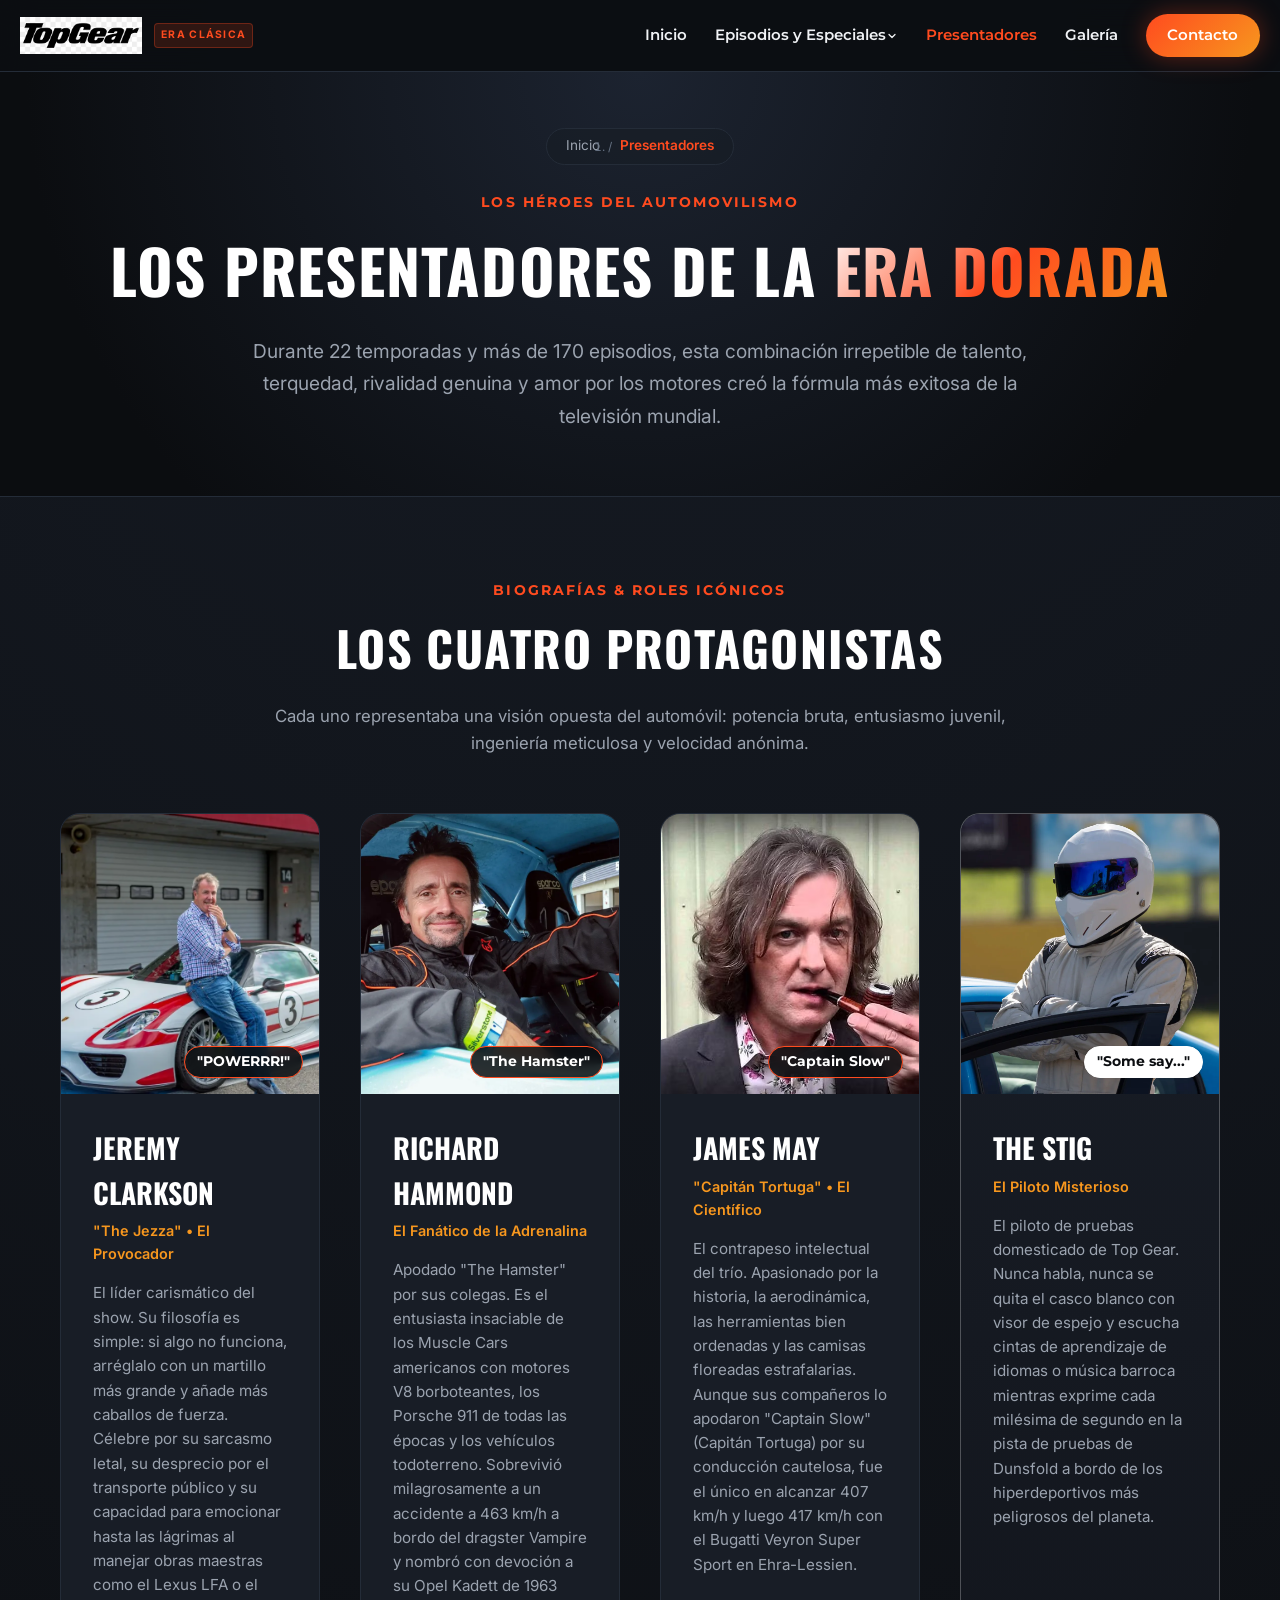
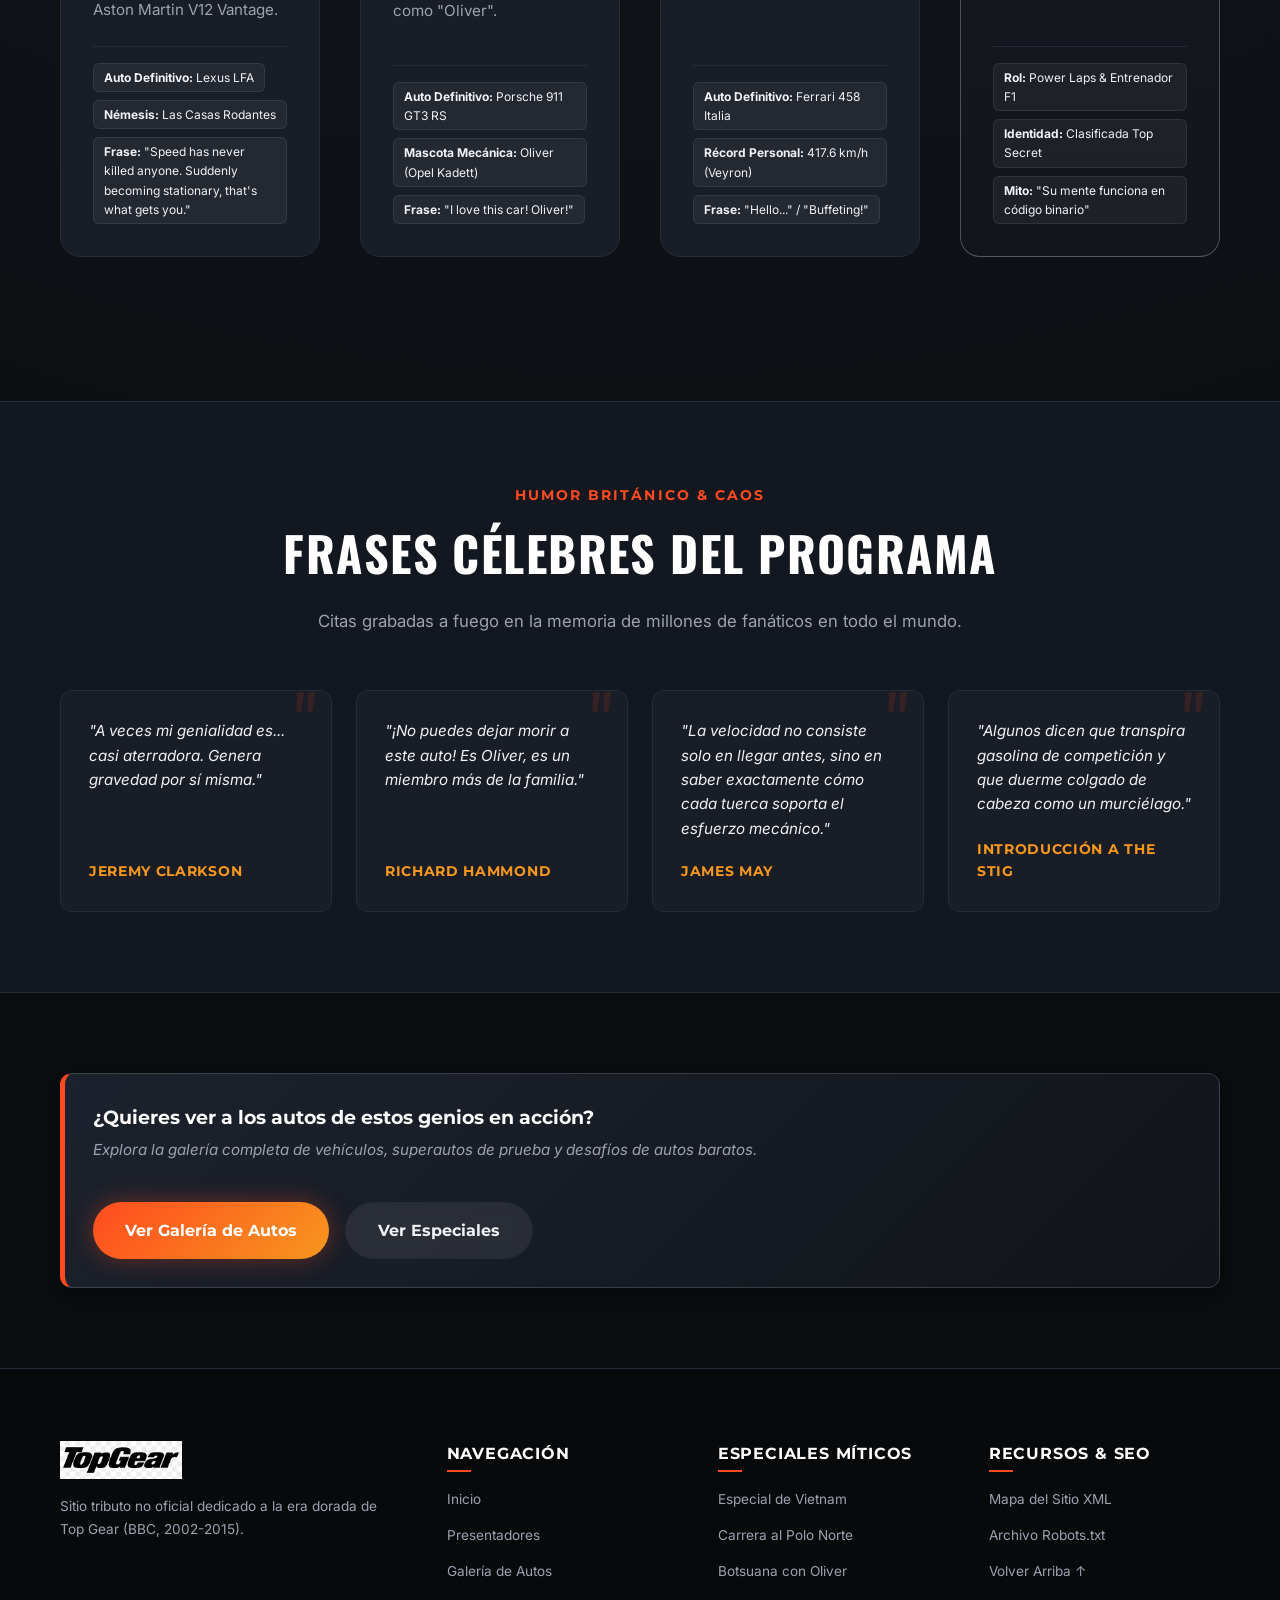
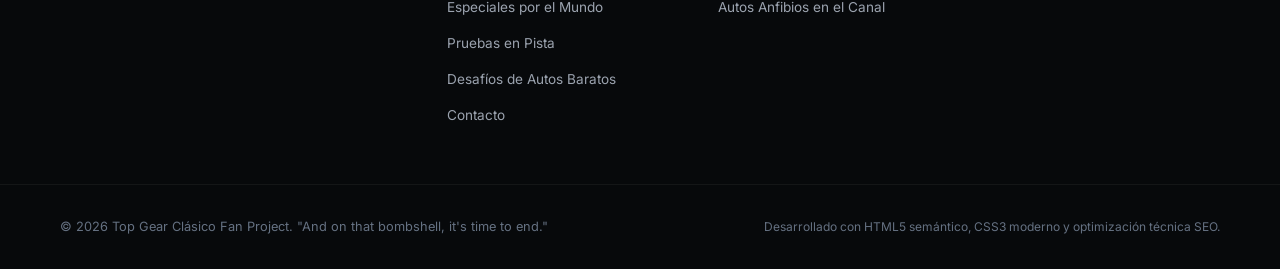
<file: presentadores.html>
<!DOCTYPE html>
<html lang="es" dir="ltr">
<head>
  <!-- =======================================================
       METADATOS BÁSICOS Y CONFIGURACIÓN
       ======================================================= -->
  <meta charset="UTF-8">
  <meta name="viewport" content="width=device-width, initial-scale=1.0">
  <meta http-equiv="X-UA-Compatible" content="IE=edge">
  
  <!-- =======================================================
       SEO ON-PAGE: PRESENTADORES DE TOP GEAR
       ======================================================= -->
  <title>Presentadores de Top Gear | Jeremy Clarkson, Richard Hammond, James May y The Stig</title>
  <meta name="description" content="Conoce las biografías completas, roles icónicos, autos favoritos y momentos legendarios de Jeremy Clarkson, Richard Hammond, James May y The Stig en Top Gear.">
  <meta name="keywords" content="Jeremy Clarkson, Richard Hammond, James May, The Stig, presentadores Top Gear, biografia Clarkson, Capitan Lento, Hamster, frases Top Gear">
  <meta name="author" content="Top Gear Fan Community">
  <meta name="robots" content="index, follow, max-image-preview:large, max-snippet:-1, max-video-preview:-1">
  
  <!-- URL Canónica -->
  <link rel="canonical" href="https://ejemplo-topgear-clasico.github.io/presentadores.html">

  <!-- =======================================================
       OPEN GRAPH Y TWITTER CARDS
       ======================================================= -->
  <meta property="og:locale" content="es_ES">
  <meta property="og:type" content="article">
  <meta property="og:title" content="Los Presentadores de Top Gear: Clarkson, Hammond, May y The Stig">
  <meta property="og:description" content="Descubre a las personalidades detrás del show de autos más visto de la historia. Datos curiosos, carreras y sus mejores locuras.">
  <meta property="og:url" content="https://ejemplo-topgear-clasico.github.io/presentadores.html">
  <meta property="og:site_name" content="Top Gear Clásico">
  <meta property="og:image" content="images/Logo-TopGear.png">
  <meta property="og:image:alt" content="Los presentadores de Top Gear y sus autos de prueba">

  <meta name="twitter:card" content="summary_large_image">
  <meta name="twitter:title" content="Presentadores de Top Gear | La Época Dorada">
  <meta name="twitter:description" content="Biografías, roles icónicos y anécdotas de Jeremy Clarkson, Richard Hammond, James May y el enigmático The Stig.">
  <meta name="twitter:image" content="images/Logo-TopGear.png">

  <!-- =======================================================
       OPTIMIZACIÓN DE FUENTES Y ESTILOS
       ======================================================= -->
  <link rel="preconnect" href="https://fonts.googleapis.com">
  <link rel="preconnect" href="https://fonts.gstatic.com" crossorigin>
  <link href="https://fonts.googleapis.com/css2?family=Montserrat:wght@400;600;700;800;900&family=Oswald:wght@500;700&family=Inter:wght@300;400;500;600&display=swap" rel="stylesheet">
  
  <link rel="stylesheet" href="css/styles.css">

  <!-- =======================================================
       DATOS ESTRUCTURADOS (SCHEMA.ORG JSON-LD)
       ======================================================= -->
  <script type="application/ld+json">
  {
    "@context": "https://schema.org",
    "@graph": [
      {
        "@type": "BreadcrumbList",
        "itemListElement": [
          {
            "@type": "ListItem",
            "position": 1,
            "name": "Inicio",
            "item": "https://ejemplo-topgear-clasico.github.io/"
          },
          {
            "@type": "ListItem",
            "position": 2,
            "name": "Presentadores",
            "item": "https://ejemplo-topgear-clasico.github.io/presentadores.html"
          }
        ]
      },
      {
        "@type": "CollectionPage",
        "@id": "https://ejemplo-topgear-clasico.github.io/presentadores.html#page",
        "url": "https://ejemplo-topgear-clasico.github.io/presentadores.html",
        "name": "Presentadores de Top Gear Clásico",
        "description": "Perfiles biográficos y roles icónicos de los presentadores de la época dorada de Top Gear."
      },
      {
        "@type": "Person",
        "name": "Jeremy Clarkson",
        "jobTitle": "Presentador Principal y Periodista Automotriz",
        "description": "Famoso por su obsesión con la potencia, su humor irreverente y su estilo incendiario."
      },
      {
        "@type": "Person",
        "name": "Richard Hammond",
        "jobTitle": "Co-presentador",
        "description": "Apodado 'The Hamster', apasionado de los muscle cars y adicto a la adrenalina."
      },
      {
        "@type": "Person",
        "name": "James May",
        "jobTitle": "Co-presentador",
        "description": "Conocido como 'Captain Slow', purista de la mecánica y récord de velocidad en Bugatti Veyron."
      },
      {
        "@type": "Person",
        "name": "The Stig",
        "jobTitle": "Piloto de Pruebas Misterioso",
        "description": "El enigmático corredor del mono blanco y casco tintado encargado de las Power Laps."
      }
    ]
  }
  </script>
</head>
<body>

  <!-- Salto accesible -->
  <a href="#contenido-principal" class="skip-link">Saltar al contenido principal</a>

  <!-- =======================================================
       ENCABEZADO Y NAVEGACIÓN
       ======================================================= -->
  <header class="site-header" id="header-principal">
    <div class="header-container">
      
      <!-- Logotipo -->
      <a href="index.html" class="logo" aria-label="Top Gear Clásico - Inicio">
        <img src="images/Logo-TopGear.png" alt="Top Gear Logo" class="logo-img" width="140" height="44">
        <span class="logo-tag">ERA CLÁSICA</span>
      </a>

      <!-- Botón móvil -->
      <button class="nav-toggle" id="nav-toggle" aria-expanded="false" aria-controls="menu-principal" aria-label="Abrir menú de navegación">
        <span class="nav-toggle-bar"></span>
        <span class="nav-toggle-bar"></span>
        <span class="nav-toggle-bar"></span>
      </button>

      <!-- Menú principal con enlaces consistentes entre páginas -->
      <nav class="main-nav" id="menu-principal" aria-label="Navegación principal">
        <ul class="nav-list">
          <li class="nav-item">
            <a href="index.html" class="nav-link">Inicio</a>
          </li>

          <!-- LINK 1: Dropdown Episodios y Especiales -->
          <li class="nav-item has-dropdown">
            <button class="nav-link dropdown-toggle" id="dropdown-episodios" aria-expanded="false" aria-haspopup="true">
              Episodios y Especiales
              <svg class="dropdown-icon" aria-hidden="true" width="12" height="12" viewBox="0 0 24 24" fill="none" stroke="currentColor" stroke-width="2.5" stroke-linecap="round" stroke-linejoin="round">
                <polyline points="6 9 12 15 18 9"></polyline>
              </svg>
            </button>
            <ul class="dropdown-menu" aria-labelledby="dropdown-episodios">
              <li class="dropdown-item">
                <a href="index.html#especiales-mundo" class="dropdown-link">
                  <span class="dropdown-title">Especiales por el Mundo</span>
                  <span class="dropdown-desc">Vietnam, Polo Norte, Botsuana, Bolivia</span>
                </a>
              </li>
              <li class="dropdown-item">
                <a href="index.html#pruebas-pista" class="dropdown-link">
                  <span class="dropdown-title">Pruebas de Pista &amp; The Stig</span>
                  <span class="dropdown-desc">Power Laps, Superautos en Dunsfold</span>
                </a>
              </li>
              <li class="dropdown-item">
                <a href="index.html#desafios-baratos" class="dropdown-link">
                  <span class="dropdown-title">Desafíos de Autos Baratos</span>
                  <span class="dropdown-desc">Retos por £1500, caravanas y anfibios</span>
                </a>
              </li>
            </ul>
          </li>

          <!-- LINK 2: Presentadores (Activo) -->
          <li class="nav-item">
            <a href="presentadores.html" class="nav-link active" aria-current="page">Presentadores</a>
          </li>

          <!-- LINK 3: Galería -->
          <li class="nav-item">
            <a href="galeria.html" class="nav-link">Galería</a>
          </li>

          <!-- LINK 4: Contacto -->
          <li class="nav-item">
            <a href="index.html#contacto" class="nav-link nav-btn-highlight">Contacto</a>
          </li>
        </ul>
      </nav>
    </div>
  </header>

  <!-- =======================================================
       CONTENIDO PRINCIPAL
       ======================================================= -->
  <main id="contenido-principal">

    <!-- HERO BANNER DE LA PÁGINA -->
    <section class="page-hero" aria-labelledby="page-hero-title">
      <div class="container">
        
        <!-- Migas de Pan (Breadcrumbs) para SEO y Navegación -->
        <nav class="breadcrumb-nav" aria-label="Migas de pan">
          <ol class="breadcrumb-list">
            <li class="breadcrumb-item"><a href="index.html">Inicio</a></li>
            <li class="breadcrumb-separator" aria-hidden="true">/</li>
            <li class="breadcrumb-item breadcrumb-current" aria-current="page">Presentadores</li>
          </ol>
        </nav>

        <span class="section-eyebrow">Los Héroes del Automovilismo</span>
        <h1 class="page-hero-title" id="page-hero-title">Los Presentadores de la <span class="text-gradient">Era Dorada</span></h1>
        <p class="page-hero-desc">
          Durante 22 temporadas y más de 170 episodios, esta combinación irrepetible de talento, terquedad, rivalidad genuina y amor por los motores creó la fórmula más exitosa de la televisión mundial.
        </p>
      </div>
    </section>

    <!-- SECCIÓN: LOS 4 PROTAGONISTAS -->
    <section class="section" aria-labelledby="showcase-title">
      <div class="container">
        
        <header class="section-header">
          <span class="section-eyebrow">Biografías &amp; Roles Icónicos</span>
          <h2 class="section-title" id="showcase-title">Los Cuatro Protagonistas</h2>
          <p class="section-desc">
            Cada uno representaba una visión opuesta del automóvil: potencia bruta, entusiasmo juvenil, ingeniería meticulosa y velocidad anónima.
          </p>
        </header>

        <div class="presenters-showcase-grid">

          <!-- 1. JEREMY CLARKSON -->
          <article class="presenter-card" itemscope itemtype="https://schema.org/Person">
            <div class="presenter-media">
              <img src="images/Jeremy-Clarkson.jpg.webp" 
                   alt="Jeremy Clarkson al volante de un superdeportivo V8 rugiendo en pista" 
                   class="presenter-img" 
                   loading="lazy" 
                   width="700" 
                   height="700">
              <div class="presenter-badge">"POWERRR!"</div>
            </div>
            <div class="presenter-body">
              <h3 class="presenter-name" itemprop="name">Jeremy Clarkson</h3>
              <span class="presenter-role" itemprop="jobTitle">"The Jezza" • El Provocador</span>
              <p class="presenter-bio" itemprop="description">
                El líder carismático del show. Su filosofía es simple: si algo no funciona, arréglalo con un martillo más grande y añade más caballos de fuerza. Célebre por su sarcasmo letal, su desprecio por el transporte público y su capacidad para emocionar hasta las lágrimas al manejar obras maestras como el Lexus LFA o el Aston Martin V12 Vantage.
              </p>
              <div class="presenter-meta">
                <span class="meta-tag"><strong>Auto Definitivo:</strong> Lexus LFA</span>
                <span class="meta-tag"><strong>Némesis:</strong> Las Casas Rodantes</span>
                <span class="meta-tag"><strong>Frase:</strong> "Speed has never killed anyone. Suddenly becoming stationary, that's what gets you."</span>
              </div>
            </div>
          </article>

          <!-- 2. RICHARD HAMMOND -->
          <article class="presenter-card" itemscope itemtype="https://schema.org/Person">
            <div class="presenter-media">
              <img src="images/Richard-Hammond.webp" 
                   alt="Richard Hammond 'The Hamster' junto a un clásico Porsche 911 y un muscle car" 
                   class="presenter-img" 
                   loading="lazy" 
                   width="700" 
                   height="700">
              <div class="presenter-badge">"The Hamster"</div>
            </div>
            <div class="presenter-body">
              <h3 class="presenter-name" itemprop="name">Richard Hammond</h3>
              <span class="presenter-role" itemprop="jobTitle">El Fanático de la Adrenalina</span>
              <p class="presenter-bio" itemprop="description">
                Apodado "The Hamster" por sus colegas. Es el entusiasta insaciable de los Muscle Cars americanos con motores V8 borboteantes, los Porsche 911 de todas las épocas y los vehículos todoterreno. Sobrevivió milagrosamente a un accidente a 463 km/h a bordo del dragster Vampire y nombró con devoción a su Opel Kadett de 1963 como "Oliver".
              </p>
              <div class="presenter-meta">
                <span class="meta-tag"><strong>Auto Definitivo:</strong> Porsche 911 GT3 RS</span>
                <span class="meta-tag"><strong>Mascota Mecánica:</strong> Oliver (Opel Kadett)</span>
                <span class="meta-tag"><strong>Frase:</strong> "I love this car! Oliver!"</span>
              </div>
            </div>
          </article>

          <!-- 3. JAMES MAY -->
          <article class="presenter-card" itemscope itemtype="https://schema.org/Person">
            <div class="presenter-media">
              <img src="images/James-May.avif" 
                   alt="James May 'Captain Slow' analizando con serenidad los paneles de control y mecánica" 
                   class="presenter-img" 
                   loading="lazy" 
                   width="700" 
                   height="700">
              <div class="presenter-badge">"Captain Slow"</div>
            </div>
            <div class="presenter-body">
              <h3 class="presenter-name" itemprop="name">James May</h3>
              <span class="presenter-role" itemprop="jobTitle">"Capitán Tortuga" • El Científico</span>
              <p class="presenter-bio" itemprop="description">
                El contrapeso intelectual del trío. Apasionado por la historia, la aerodinámica, las herramientas bien ordenadas y las camisas floreadas estrafalarias. Aunque sus compañeros lo apodaron "Captain Slow" (Capitán Tortuga) por su conducción cautelosa, fue el único en alcanzar 407 km/h y luego 417 km/h con el Bugatti Veyron Super Sport en Ehra-Lessien.
              </p>
              <div class="presenter-meta">
                <span class="meta-tag"><strong>Auto Definitivo:</strong> Ferrari 458 Italia</span>
                <span class="meta-tag"><strong>Récord Personal:</strong> 417.6 km/h (Veyron)</span>
                <span class="meta-tag"><strong>Frase:</strong> "Hello..." / "Buffeting!"</span>
              </div>
            </div>
          </article>

          <!-- 4. THE STIG (Incorporación especial) -->
          <article class="presenter-card stig-card" itemscope itemtype="https://schema.org/Person">
            <div class="presenter-media">
              <img src="images/STIG.jpg.webp" 
                   alt="The Stig con su mono blanco de carreras y casco tintado en la pista de Top Gear" 
                   class="presenter-img" 
                   loading="lazy" 
                   width="700" 
                   height="700">
              <div class="presenter-badge">"Some say..."</div>
            </div>
            <div class="presenter-body">
              <h3 class="presenter-name" itemprop="name">The Stig</h3>
              <span class="presenter-role" itemprop="jobTitle">El Piloto Misterioso</span>
              <p class="presenter-bio" itemprop="description">
                El piloto de pruebas domesticado de Top Gear. Nunca habla, nunca se quita el casco blanco con visor de espejo y escucha cintas de aprendizaje de idiomas o música barroca mientras exprime cada milésima de segundo en la pista de pruebas de Dunsfold a bordo de los hiperdeportivos más peligrosos del planeta.
              </p>
              <div class="presenter-meta">
                <span class="meta-tag"><strong>Rol:</strong> Power Laps &amp; Entrenador F1</span>
                <span class="meta-tag"><strong>Identidad:</strong> Clasificada Top Secret</span>
                <span class="meta-tag"><strong>Mito:</strong> "Su mente funciona en código binario"</span>
              </div>
            </div>
          </article>

        </div>

      </div>
    </section>

    <!-- SECCIÓN: FRASES LEGENDARIAS (QUOTES) -->
    <section class="section quotes-section" aria-labelledby="quotes-title">
      <div class="container">
        
        <header class="section-header">
          <span class="section-eyebrow">Humor Británico &amp; Caos</span>
          <h2 class="section-title" id="quotes-title">Frases Célebres del Programa</h2>
          <p class="section-desc">
            Citas grabadas a fuego en la memoria de millones de fanáticos en todo el mundo.
          </p>
        </header>

        <div class="quotes-grid">
          
          <div class="quote-card">
            <p class="quote-text">
              "A veces mi genialidad es... casi aterradora. Genera gravedad por sí misma."
            </p>
            <span class="quote-author">Jeremy Clarkson</span>
          </div>

          <div class="quote-card">
            <p class="quote-text">
              "¡No puedes dejar morir a este auto! Es Oliver, es un miembro más de la familia."
            </p>
            <span class="quote-author">Richard Hammond</span>
          </div>

          <div class="quote-card">
            <p class="quote-text">
              "La velocidad no consiste solo en llegar antes, sino en saber exactamente cómo cada tuerca soporta el esfuerzo mecánico."
            </p>
            <span class="quote-author">James May</span>
          </div>

          <div class="quote-card">
            <p class="quote-text">
              "Algunos dicen que transpira gasolina de competición y que duerme colgado de cabeza como un murciélago."
            </p>
            <span class="quote-author">Introducción a The Stig</span>
          </div>

        </div>

      </div>
    </section>

    <!-- BANNER CALL TO ACTION (CTA) -->
    <section class="section" aria-label="Siguientes secciones">
      <div class="container">
        <div class="stig-banner" style="justify-content: space-between; flex-wrap: wrap;">
          <div>
            <h3 class="stig-title">¿Quieres ver a los autos de estos genios en acción?</h3>
            <p class="stig-desc">Explora la galería completa de vehículos, superautos de prueba y desafíos de autos baratos.</p>
          </div>
          <div style="display: flex; gap: 1rem; margin-top: 1rem;">
            <a href="galeria.html" class="btn btn-primary" style="width: auto;">Ver Galería de Autos</a>
            <a href="index.html#especiales-mundo" class="btn btn-secondary" style="width: auto;">Ver Especiales</a>
          </div>
        </div>
      </div>
    </section>

  </main>

  <!-- =======================================================
       PIE DE PÁGINA
       ======================================================= -->
  <footer class="site-footer" role="contentinfo">
    <div class="container footer-grid">
      
      <div class="footer-brand">
        <a href="index.html" class="logo" aria-label="Top Gear Clásico - Inicio">
          <img src="images/Logo-TopGear.png" alt="Top Gear Logo" class="logo-img" width="140" height="44">
        </a>
        <p class="footer-tagline">
          Sitio tributo no oficial dedicado a la era dorada de Top Gear (BBC, 2002-2015).
        </p>
      </div>

      <div class="footer-nav-col">
        <h4 class="footer-heading">Navegación</h4>
        <ul class="footer-links">
          <li><a href="index.html">Inicio</a></li>
          <li><a href="presentadores.html">Presentadores</a></li>
          <li><a href="galeria.html">Galería de Autos</a></li>
          <li><a href="index.html#especiales-mundo">Especiales por el Mundo</a></li>
          <li><a href="index.html#pruebas-pista">Pruebas en Pista</a></li>
          <li><a href="index.html#desafios-baratos">Desafíos de Autos Baratos</a></li>
          <li><a href="index.html#contacto">Contacto</a></li>
        </ul>
      </div>

      <div class="footer-nav-col">
        <h4 class="footer-heading">Especiales Míticos</h4>
        <ul class="footer-links">
          <li><a href="index.html#especiales-mundo">Especial de Vietnam</a></li>
          <li><a href="index.html#especiales-mundo">Carrera al Polo Norte</a></li>
          <li><a href="index.html#especiales-mundo">Botsuana con Oliver</a></li>
          <li><a href="index.html#desafios-baratos">Autos Anfibios en el Canal</a></li>
        </ul>
      </div>

      <div class="footer-nav-col">
        <h4 class="footer-heading">Recursos &amp; SEO</h4>
        <ul class="footer-links">
          <li><a href="sitemap.xml" target="_blank" rel="noopener">Mapa del Sitio XML</a></li>
          <li><a href="robots.txt" target="_blank" rel="noopener">Archivo Robots.txt</a></li>
          <li><a href="#header-principal">Volver Arriba ↑</a></li>
        </ul>
      </div>

    </div>

    <div class="footer-bottom">
      <div class="container footer-bottom-flex">
        <p class="footer-copy">
          &copy; 2026 Top Gear Clásico Fan Project. "And on that bombshell, it's time to end."
        </p>
        <p class="footer-author">
          Desarrollado con HTML5 semántico, CSS3 moderno y optimización técnica SEO.
        </p>
      </div>
    </div>
  </footer>

  <!-- Script principal con defer -->
  <script src="js/main.js" defer></script>
</body>
</html>
</file>
<file: css/styles.css>
/* ==========================================================================
   TOP GEAR CLÁSICO - HOJA DE ESTILOS PRINCIPAL
   Arquitectura: Mobile-First, CSS3 Moderno, Variables CSS, Flexbox & Grid
   Temática: Automovilismo / Época Dorada Top Gear
   ========================================================================== */

/* ==========================================================================
   1. VARIABLES CSS (DESIGN TOKENS)
   ========================================================================== */
:root {
  /* Paleta de Colores Automotriz */
  --bg-primary: #0b0d10;         /* Asfalto profundo */
  --bg-secondary: #13171f;       /* Superficie oscura */
  --bg-card: #181d26;            /* Tarjetas y módulos */
  --bg-card-hover: #202733;      /* Estado hover de tarjetas */
  --bg-input: #10141a;           /* Fondo inputs */

  /* Colores de Acento (Fuego de escape y tacómetro) */
  --accent-orange: #ff4b1f;      /* Naranja Top Gear */
  --accent-orange-hover: #e03c12;/* Hover primario */
  --accent-amber: #f7971e;       /* Amarillo advertencia */
  --accent-cyan: #00d2ff;        /* Acento secundario tecnológico */

  /* Textos y Contraste */
  --text-main: #f0f2f5;          /* Blanco de lectura óptima */
  --text-muted: #9ba3af;         /* Gris secundario para descripciones */
  --text-dim: #657182;           /* Gris sutil */
  --border-subtle: #242c38;      /* Bordes discretos */
  --border-focus: #ff4b1f;       /* Borde activo */

  /* Tipografías */
  --font-display: 'Oswald', 'Montserrat', sans-serif;
  --font-heading: 'Montserrat', sans-serif;
  --font-body: 'Inter', -apple-system, BlinkMacSystemFont, 'Segoe UI', Roboto, sans-serif;

  /* Espaciados y Radios */
  --radius-sm: 6px;
  --radius-md: 12px;
  --radius-lg: 20px;
  --radius-full: 9999px;

  /* Sombras y Luces (Glow automotriz) */
  --shadow-sm: 0 2px 8px rgba(0, 0, 0, 0.4);
  --shadow-md: 0 8px 24px rgba(0, 0, 0, 0.5);
  --shadow-lg: 0 16px 40px rgba(0, 0, 0, 0.7);
  --glow-orange: 0 0 25px rgba(255, 75, 31, 0.35);

  /* Transiciones estándar */
  --transition-fast: 0.2s ease;
  --transition-normal: 0.3s cubic-bezier(0.4, 0, 0.2, 1);
  --transition-slow: 0.5s cubic-bezier(0.4, 0, 0.2, 1);

  /* Altura del Header (para offsets de anclas) */
  --header-height: 72px;
}

/* ==========================================================================
   2. RESET Y ESTILOS BASE
   ========================================================================== */
*, *::before, *::after {
  box-sizing: border-box;
  margin: 0;
  padding: 0;
}

html {
  font-family: var(--font-body);
  background-color: var(--bg-primary);
  color: var(--text-main);
  scroll-behavior: smooth;
  font-size: 16px;
  line-height: 1.6;
  -webkit-font-smoothing: antialiased;
  -moz-osx-font-smoothing: grayscale;
}

body {
  min-height: 100vh;
  display: flex;
  flex-direction: column;
  overflow-x: hidden;
  background: radial-gradient(circle at 50% 0%, #161b24 0%, var(--bg-primary) 70%);
}

/* Accesibilidad: Enlace para saltar al contenido principal */
.skip-link {
  position: absolute;
  top: -100px;
  left: 20px;
  background: var(--accent-orange);
  color: #fff;
  padding: 12px 20px;
  font-weight: 700;
  border-radius: var(--radius-sm);
  z-index: 9999;
  text-decoration: none;
  transition: top var(--transition-fast);
}

.skip-link:focus {
  top: 20px;
  outline: 3px solid #fff;
}

/* Compensación de anclas por el header sticky */
section[id], div[id] {
  scroll-margin-top: calc(var(--header-height) + 20px);
}

img {
  max-width: 100%;
  height: auto;
  display: block;
  object-fit: cover;
}

a {
  color: inherit;
  text-decoration: none;
  transition: color var(--transition-fast);
}

button, input, textarea, select {
  font: inherit;
  color: inherit;
}

ul {
  list-style: none;
}

/* Contenedor central adaptable */
.container {
  width: 100%;
  max-width: 1200px;
  margin-inline: auto;
  padding-inline: 1.25rem;
}

/* ==========================================================================
   3. ENCABEZADO Y NAVEGACIÓN RESPONSIVE (<header> & <nav>)
   ========================================================================== */
.site-header {
  position: sticky;
  top: 0;
  left: 0;
  width: 100%;
  height: var(--header-height);
  background: rgba(11, 13, 16, 0.88);
  backdrop-filter: blur(14px);
  -webkit-backdrop-filter: blur(14px);
  border-bottom: 1px solid var(--border-subtle);
  z-index: 1000;
  transition: background var(--transition-normal), border-color var(--transition-normal);
}

.header-container {
  display: flex;
  align-items: center;
  justify-content: space-between;
  height: 100%;
  max-width: 1280px;
  margin-inline: auto;
  padding-inline: 1.25rem;
}

/* Logotipo */
.logo {
  display: flex;
  align-items: center;
  gap: 0.5rem;
  font-family: var(--font-display);
  font-size: 1.6rem;
  font-weight: 700;
  letter-spacing: 0.05em;
  text-transform: uppercase;
}

.logo-img {
  height: 38px;
  width: auto;
  max-width: 140px;
  object-fit: contain;
  display: block;
  transition: transform var(--transition-fast), filter var(--transition-fast);
}

.logo:hover .logo-img {
  transform: scale(1.04);
  filter: drop-shadow(0 0 10px rgba(255, 75, 31, 0.45));
}

.logo-badge {
  background: var(--text-main);
  color: var(--bg-primary);
  padding: 2px 8px;
  border-radius: var(--radius-sm);
  font-weight: 900;
}

.logo-accent {
  color: var(--accent-orange);
  font-weight: 900;
}

.logo-tag {
  font-size: 0.65rem;
  background: rgba(255, 75, 31, 0.15);
  color: var(--accent-orange);
  padding: 3px 6px;
  border-radius: 4px;
  border: 1px solid rgba(255, 75, 31, 0.3);
  margin-left: 4px;
  font-family: var(--font-body);
  font-weight: 700;
}

/* Botón Hamburguesa Móvil */
.nav-toggle {
  display: flex;
  flex-direction: column;
  justify-content: space-between;
  width: 32px;
  height: 22px;
  background: transparent;
  border: none;
  cursor: pointer;
  padding: 0;
  z-index: 1100;
}

.nav-toggle-bar {
  width: 100%;
  height: 3px;
  background-color: var(--text-main);
  border-radius: 2px;
  transition: transform var(--transition-normal), opacity var(--transition-normal);
}

/* Animación del icono al abrir menú móvil */
.nav-toggle[aria-expanded="true"] .nav-toggle-bar:nth-child(1) {
  transform: translateY(9.5px) rotate(45deg);
}

.nav-toggle[aria-expanded="true"] .nav-toggle-bar:nth-child(2) {
  opacity: 0;
}

.nav-toggle[aria-expanded="true"] .nav-toggle-bar:nth-child(3) {
  transform: translateY(-9.5px) rotate(-45deg);
}

/* Menú de Navegación (Mobile First) */
.main-nav {
  position: fixed;
  top: var(--header-height);
  left: 0;
  width: 100%;
  height: calc(100vh - var(--header-height));
  background: rgba(11, 13, 16, 0.98);
  backdrop-filter: blur(20px);
  padding: 2rem 1.5rem 4rem;
  overflow-y: auto;
  transform: translateX(100%);
  transition: transform var(--transition-normal);
}

.main-nav.is-open {
  transform: translateX(0);
}

.nav-list {
  display: flex;
  flex-direction: column;
  gap: 1.25rem;
}

.nav-link {
  font-family: var(--font-heading);
  font-weight: 600;
  font-size: 1.15rem;
  color: var(--text-main);
  display: flex;
  align-items: center;
  justify-content: space-between;
  padding: 0.5rem 0;
  transition: color var(--transition-fast);
}

.nav-link:hover, .nav-link:focus-visible, .nav-link.active {
  color: var(--accent-orange);
}

.nav-btn-highlight {
  display: inline-block;
  background: linear-gradient(135deg, var(--accent-orange), var(--accent-amber));
  color: #fff !important;
  padding: 0.75rem 1.5rem !important;
  border-radius: var(--radius-full);
  text-align: center;
  box-shadow: var(--glow-orange);
  margin-top: 0.5rem;
}

/* Submenú Dropdown (Móvil) */
.has-dropdown {
  position: relative;
}

.dropdown-toggle {
  width: 100%;
  background: transparent;
  border: none;
  cursor: pointer;
  text-align: left;
}

.dropdown-icon {
  transition: transform var(--transition-fast);
}

.has-dropdown.is-open .dropdown-icon {
  transform: rotate(180deg);
}

.dropdown-menu {
  display: none;
  background: rgba(24, 29, 38, 0.9);
  border: 1px solid var(--border-subtle);
  border-radius: var(--radius-md);
  padding: 0.75rem;
  margin-top: 0.5rem;
  display: flex;
  flex-direction: column;
  gap: 0.5rem;
}

/* Ocultar dropdown en móvil hasta que se active */
.has-dropdown:not(.is-open) .dropdown-menu {
  display: none;
}

.has-dropdown.is-open .dropdown-menu {
  display: flex;
}

.dropdown-link {
  display: flex;
  flex-direction: column;
  padding: 0.75rem;
  border-radius: var(--radius-sm);
  background: transparent;
  transition: background var(--transition-fast), transform var(--transition-fast);
}

.dropdown-link:hover, .dropdown-link:focus-visible {
  background: rgba(255, 75, 31, 0.12);
  transform: translateX(4px);
}

.dropdown-title {
  font-family: var(--font-heading);
  font-weight: 700;
  font-size: 0.95rem;
  color: var(--text-main);
}

.dropdown-link:hover .dropdown-title {
  color: var(--accent-orange);
}

.dropdown-desc {
  font-size: 0.8rem;
  color: var(--text-muted);
  margin-top: 2px;
}

/* ==========================================================================
   4. HERO SECTION (PORTADA PRINCIPAL)
   ========================================================================== */
.hero-section {
  position: relative;
  min-height: calc(100vh - var(--header-height));
  display: flex;
  align-items: center;
  padding: 4rem 0 5rem;
  background-image: url('../images/pagani-zonda-huayra.jpg.webp');
  background-size: cover;
  background-position: center;
  background-repeat: no-repeat;
}

.hero-overlay {
  position: absolute;
  inset: 0;
  background: linear-gradient(
    180deg,
    rgba(11, 13, 16, 0.82) 0%,
    rgba(11, 13, 16, 0.94) 60%,
    var(--bg-primary) 100%
  );
  z-index: 1;
}

.hero-content {
  position: relative;
  z-index: 2;
  text-align: center;
  max-width: 900px;
}

.hero-badge {
  display: inline-block;
  font-family: var(--font-heading);
  font-size: 0.85rem;
  font-weight: 700;
  letter-spacing: 0.1em;
  text-transform: uppercase;
  color: var(--accent-amber);
  background: rgba(247, 151, 30, 0.12);
  border: 1px solid rgba(247, 151, 30, 0.35);
  padding: 6px 16px;
  border-radius: var(--radius-full);
  margin-bottom: 1.5rem;
}

.hero-title {
  font-family: var(--font-display);
  font-size: clamp(2.2rem, 6vw, 4.2rem);
  font-weight: 700;
  line-height: 1.1;
  text-transform: uppercase;
  letter-spacing: 0.02em;
  margin-bottom: 1.5rem;
}

.text-gradient {
  background: linear-gradient(135deg, #ffffff 0%, var(--accent-orange) 50%, var(--accent-amber) 100%);
  -webkit-background-clip: text;
  -webkit-text-fill-color: transparent;
  display: inline-block;
}

.hero-lead {
  font-size: clamp(1rem, 2.5vw, 1.25rem);
  color: var(--text-muted);
  max-width: 760px;
  margin: 0 auto 2.5rem;
  line-height: 1.7;
}

.hero-actions {
  display: flex;
  flex-direction: column;
  gap: 1rem;
  justify-content: center;
  align-items: center;
  margin-bottom: 3.5rem;
}

/* Botones Principales */
.btn {
  display: inline-flex;
  align-items: center;
  justify-content: center;
  gap: 0.5rem;
  padding: 0.9rem 2rem;
  font-family: var(--font-heading);
  font-weight: 700;
  font-size: 1rem;
  border-radius: var(--radius-full);
  cursor: pointer;
  border: none;
  transition: all var(--transition-normal);
  text-align: center;
  width: 100%;
  max-width: 280px;
}

.btn-primary {
  background: linear-gradient(135deg, var(--accent-orange), var(--accent-amber));
  color: #fff;
  box-shadow: var(--glow-orange);
}

.btn-primary:hover, .btn-primary:focus-visible {
  transform: translateY(-3px);
  box-shadow: 0 8px 25px rgba(255, 75, 31, 0.5);
}

.btn-secondary {
  background: rgba(255, 255, 255, 0.08);
  color: var(--text-main);
  border: 1px solid var(--border-subtle);
  backdrop-filter: blur(8px);
}

.btn-secondary:hover, .btn-secondary:focus-visible {
  background: rgba(255, 255, 255, 0.15);
  border-color: rgba(255, 255, 255, 0.3);
  transform: translateY(-3px);
}

.btn-block {
  max-width: 100%;
  width: 100%;
}

/* Estadísticas del Hero */
.hero-stats {
  display: grid;
  grid-template-columns: repeat(2, 1fr);
  gap: 1rem;
  padding-top: 2rem;
  border-top: 1px solid rgba(255, 255, 255, 0.08);
}

.stat-card {
  background: rgba(24, 29, 38, 0.6);
  border: 1px solid var(--border-subtle);
  border-radius: var(--radius-md);
  padding: 1.25rem 1rem;
  backdrop-filter: blur(10px);
}

.stat-number {
  display: block;
  font-family: var(--font-display);
  font-size: 2rem;
  font-weight: 700;
  color: var(--accent-orange);
  line-height: 1;
}

.stat-label {
  font-size: 0.8rem;
  font-weight: 600;
  color: var(--text-muted);
  text-transform: uppercase;
  letter-spacing: 0.05em;
  margin-top: 0.35rem;
  display: block;
}

/* ==========================================================================
   5. SECCIONES COMUNES Y ENCABEZADOS DE SECCIÓN
   ========================================================================== */
.section {
  padding: 5rem 0;
  position: relative;
}

.section-header {
  text-align: center;
  max-width: 760px;
  margin: 0 auto 3.5rem;
}

.section-eyebrow {
  display: inline-block;
  font-family: var(--font-heading);
  font-size: 0.85rem;
  font-weight: 700;
  color: var(--accent-orange);
  text-transform: uppercase;
  letter-spacing: 0.15em;
  margin-bottom: 0.5rem;
}

.section-title {
  font-family: var(--font-display);
  font-size: clamp(2rem, 4.5vw, 3rem);
  font-weight: 700;
  text-transform: uppercase;
  letter-spacing: 0.03em;
  color: #fff;
  margin-bottom: 1rem;
}

.section-desc {
  font-size: 1.05rem;
  color: var(--text-muted);
}

/* ==========================================================================
   6. SECCIÓN PRESENTADORES
   ========================================================================== */
.presenters-grid {
  display: grid;
  grid-template-columns: 1fr;
  gap: 2rem;
  margin-bottom: 3.5rem;
}

.presenter-card {
  background: var(--bg-card);
  border: 1px solid var(--border-subtle);
  border-radius: var(--radius-lg);
  overflow: hidden;
  transition: transform var(--transition-normal), border-color var(--transition-normal), box-shadow var(--transition-normal);
  display: flex;
  flex-direction: column;
}

.presenter-card:hover {
  transform: translateY(-8px);
  border-color: rgba(255, 75, 31, 0.4);
  box-shadow: var(--shadow-lg), var(--glow-orange);
}

.presenter-media {
  position: relative;
  height: 280px;
  overflow: hidden;
}

.presenter-img {
  width: 100%;
  height: 100%;
  object-fit: cover;
  transition: transform var(--transition-slow);
}

.presenter-card:hover .presenter-img {
  transform: scale(1.06);
}

.presenter-badge {
  position: absolute;
  bottom: 1rem;
  right: 1rem;
  background: rgba(11, 13, 16, 0.85);
  border: 1px solid var(--accent-orange);
  color: #fff;
  font-family: var(--font-heading);
  font-weight: 700;
  font-size: 0.85rem;
  padding: 4px 12px;
  border-radius: var(--radius-full);
  backdrop-filter: blur(6px);
}

.presenter-body {
  padding: 2rem;
  flex-grow: 1;
  display: flex;
  flex-direction: column;
}

.presenter-name {
  font-family: var(--font-display);
  font-size: 1.75rem;
  color: #fff;
  margin-bottom: 0.25rem;
  text-transform: uppercase;
}

.presenter-role {
  font-size: 0.9rem;
  font-weight: 600;
  color: var(--accent-amber);
  margin-bottom: 1rem;
  display: block;
}

.presenter-bio {
  color: var(--text-muted);
  font-size: 0.95rem;
  margin-bottom: 1.5rem;
  flex-grow: 1;
}

.presenter-meta {
  display: flex;
  flex-wrap: wrap;
  gap: 0.5rem;
  padding-top: 1rem;
  border-top: 1px solid var(--border-subtle);
}

.meta-tag {
  font-size: 0.75rem;
  background: rgba(255, 255, 255, 0.05);
  color: var(--text-main);
  padding: 4px 10px;
  border-radius: var(--radius-sm);
  border: 1px solid rgba(255, 255, 255, 0.08);
}

/* Banner de The Stig */
.stig-banner {
  background: linear-gradient(135deg, #1c222d 0%, #11141a 100%);
  border: 1px solid rgba(255, 255, 255, 0.15);
  border-left: 5px solid var(--accent-orange);
  border-radius: var(--radius-md);
  padding: 1.75rem;
  display: flex;
  align-items: center;
  gap: 1.5rem;
  box-shadow: var(--shadow-md);
}

.stig-icon {
  font-size: 2.5rem;
  flex-shrink: 0;
}

.stig-title {
  font-family: var(--font-heading);
  font-size: 1.2rem;
  color: #fff;
  margin-bottom: 0.35rem;
}

.stig-desc {
  font-size: 0.95rem;
  color: var(--text-muted);
  font-style: italic;
}

/* ==========================================================================
   7. SECCIÓN EPISODIOS, PRUEBAS Y DESAFÍOS
   ========================================================================== */
.episodes-section {
  background: var(--bg-secondary);
}

.category-block {
  margin-bottom: 4.5rem;
}

.category-block:last-child {
  margin-bottom: 0;
}

.category-header {
  margin-bottom: 2rem;
  border-left: 4px solid var(--accent-orange);
  padding-left: 1rem;
}

.category-tag {
  font-size: 0.8rem;
  font-weight: 700;
  text-transform: uppercase;
  color: var(--accent-amber);
  letter-spacing: 0.1em;
  display: block;
  margin-bottom: 0.25rem;
}

.category-title {
  font-family: var(--font-display);
  font-size: 1.85rem;
  text-transform: uppercase;
  color: #fff;
}

.category-subtitle {
  font-size: 0.95rem;
  color: var(--text-muted);
  margin-top: 0.25rem;
}

.cards-grid {
  display: grid;
  grid-template-columns: 1fr;
  gap: 1.75rem;
}

.feature-card {
  background: var(--bg-card);
  border: 1px solid var(--border-subtle);
  border-radius: var(--radius-md);
  overflow: hidden;
  transition: transform var(--transition-normal), border-color var(--transition-normal);
  display: flex;
  flex-direction: column;
}

.feature-card:hover {
  transform: translateY(-6px);
  border-color: rgba(255, 75, 31, 0.4);
}

.card-img-wrap {
  position: relative;
  height: 200px;
  overflow: hidden;
}

.card-img-wrap img {
  width: 100%;
  height: 100%;
  object-fit: cover;
  transition: transform var(--transition-slow);
}

.feature-card:hover .card-img-wrap img {
  transform: scale(1.08);
}

.card-badge {
  position: absolute;
  top: 1rem;
  left: 1rem;
  background: rgba(11, 13, 16, 0.85);
  color: #fff;
  font-size: 0.75rem;
  font-weight: 700;
  padding: 4px 10px;
  border-radius: var(--radius-sm);
  border: 1px solid rgba(255, 255, 255, 0.1);
  backdrop-filter: blur(6px);
}

.card-body {
  padding: 1.5rem;
  flex-grow: 1;
  display: flex;
  flex-direction: column;
}

.card-title {
  font-family: var(--font-heading);
  font-size: 1.25rem;
  font-weight: 700;
  color: #fff;
  margin-bottom: 0.75rem;
}

.card-text {
  font-size: 0.9rem;
  color: var(--text-muted);
  line-height: 1.6;
  margin-bottom: 1.25rem;
  flex-grow: 1;
}

.card-specs {
  border-top: 1px solid var(--border-subtle);
  padding-top: 0.85rem;
  font-size: 0.8rem;
  color: var(--text-dim);
  display: flex;
  flex-direction: column;
  gap: 0.35rem;
}

.card-specs strong {
  color: var(--text-muted);
}

/* ==========================================================================
   8. SECCIÓN GALERÍA Y LIGHTBOX
   ========================================================================== */
.gallery-filters {
  display: flex;
  flex-wrap: wrap;
  gap: 0.5rem;
  justify-content: center;
  margin-bottom: 2.5rem;
}

.filter-btn {
  background: var(--bg-card);
  border: 1px solid var(--border-subtle);
  color: var(--text-muted);
  padding: 0.5rem 1.25rem;
  border-radius: var(--radius-full);
  font-size: 0.9rem;
  font-weight: 600;
  cursor: pointer;
  transition: all var(--transition-fast);
}

.filter-btn:hover, .filter-btn.active {
  background: var(--accent-orange);
  color: #fff;
  border-color: var(--accent-orange);
  box-shadow: 0 4px 15px rgba(255, 75, 31, 0.3);
}

.gallery-grid {
  display: grid;
  grid-template-columns: 1fr;
  gap: 1.25rem;
}

.gallery-item {
  border-radius: var(--radius-md);
  overflow: hidden;
  background: var(--bg-card);
  border: 1px solid var(--border-subtle);
  transition: transform var(--transition-normal), opacity var(--transition-normal);
}

.gallery-item.is-hidden {
  display: none;
}

.gallery-trigger {
  width: 100%;
  height: 240px;
  position: relative;
  background: none;
  border: none;
  padding: 0;
  cursor: pointer;
  display: block;
}

.gallery-trigger img {
  width: 100%;
  height: 100%;
  object-fit: cover;
  transition: transform var(--transition-slow);
}

.gallery-overlay {
  position: absolute;
  inset: 0;
  background: linear-gradient(180deg, rgba(0,0,0,0.1) 0%, rgba(11, 13, 16, 0.9) 100%);
  display: flex;
  flex-direction: column;
  justify-content: flex-end;
  padding: 1.25rem;
  opacity: 0;
  transition: opacity var(--transition-normal);
}

.gallery-trigger:hover img, .gallery-trigger:focus-visible img {
  transform: scale(1.08);
}

.gallery-trigger:hover .gallery-overlay, .gallery-trigger:focus-visible .gallery-overlay {
  opacity: 1;
}

.gallery-zoom-icon {
  font-size: 1.5rem;
  margin-bottom: 0.5rem;
}

.gallery-label {
  font-family: var(--font-heading);
  font-weight: 700;
  font-size: 0.95rem;
  color: #fff;
}

/* Lightbox Modal */
.lightbox-modal {
  position: fixed;
  inset: 0;
  z-index: 2000;
  display: flex;
  align-items: center;
  justify-content: center;
  padding: 1.5rem;
  opacity: 0;
  visibility: hidden;
  transition: opacity var(--transition-normal), visibility var(--transition-normal);
}

.lightbox-modal.is-open {
  opacity: 1;
  visibility: visible;
}

.lightbox-backdrop {
  position: absolute;
  inset: 0;
  background: rgba(0, 0, 0, 0.88);
  backdrop-filter: blur(12px);
  -webkit-backdrop-filter: blur(12px);
}

.lightbox-content {
  position: relative;
  z-index: 2010;
  max-width: 900px;
  width: 100%;
  background: var(--bg-card);
  border: 1px solid var(--border-subtle);
  border-radius: var(--radius-lg);
  overflow: hidden;
  box-shadow: var(--shadow-lg);
  transform: scale(0.95);
  transition: transform var(--transition-normal);
}

.lightbox-modal.is-open .lightbox-content {
  transform: scale(1);
}

.lightbox-close {
  position: absolute;
  top: 1rem;
  right: 1rem;
  width: 40px;
  height: 40px;
  background: rgba(0, 0, 0, 0.7);
  color: #fff;
  border: 1px solid rgba(255, 255, 255, 0.2);
  border-radius: 50%;
  font-size: 1.25rem;
  cursor: pointer;
  display: flex;
  align-items: center;
  justify-content: center;
  z-index: 10;
  transition: background var(--transition-fast), transform var(--transition-fast);
}

.lightbox-close:hover, .lightbox-close:focus-visible {
  background: var(--accent-orange);
  transform: rotate(90deg);
}

.lightbox-image-container {
  width: 100%;
  max-height: 65vh;
  background: #000;
  display: flex;
  align-items: center;
  justify-content: center;
}

.lightbox-img {
  max-height: 65vh;
  width: 100%;
  object-fit: contain;
}

.lightbox-caption {
  padding: 1.25rem 1.5rem;
  font-size: 0.95rem;
  color: var(--text-main);
  background: var(--bg-card);
  border-top: 1px solid var(--border-subtle);
}

/* ==========================================================================
   9. SECCIÓN CONTACTO Y FORMULARIO (VALIDACIÓN HTML5)
   ========================================================================== */
.contact-section {
  background: radial-gradient(circle at 50% 100%, #1a202c 0%, var(--bg-primary) 70%);
}

.contact-wrapper {
  display: grid;
  grid-template-columns: 1fr;
  gap: 3rem;
}

.contact-highlights {
  display: flex;
  flex-direction: column;
  gap: 1.5rem;
  margin-top: 2rem;
}

.contact-item {
  display: flex;
  align-items: flex-start;
  gap: 1rem;
}

.contact-icon {
  font-size: 1.5rem;
  background: rgba(255, 75, 31, 0.1);
  padding: 0.75rem;
  border-radius: var(--radius-md);
  border: 1px solid rgba(255, 75, 31, 0.2);
}

.contact-item strong {
  display: block;
  font-size: 0.95rem;
  color: #fff;
}

.contact-item p {
  font-size: 0.85rem;
  color: var(--text-muted);
}

.contact-form-card {
  background: var(--bg-card);
  border: 1px solid var(--border-subtle);
  border-radius: var(--radius-lg);
  padding: 2rem 1.5rem;
  box-shadow: var(--shadow-md);
}

.contact-form {
  display: flex;
  flex-direction: column;
  gap: 1.25rem;
}

.form-group {
  display: flex;
  flex-direction: column;
  gap: 0.4rem;
}

.form-label {
  font-family: var(--font-heading);
  font-size: 0.9rem;
  font-weight: 600;
  color: var(--text-main);
}

.required {
  color: var(--accent-orange);
}

.form-input {
  width: 100%;
  background: var(--bg-input);
  border: 1px solid var(--border-subtle);
  border-radius: var(--radius-sm);
  padding: 0.85rem 1rem;
  color: var(--text-main);
  font-size: 0.95rem;
  transition: border-color var(--transition-fast), box-shadow var(--transition-fast);
}

.form-input:focus {
  outline: none;
  border-color: var(--border-focus);
  box-shadow: 0 0 0 3px rgba(255, 75, 31, 0.2);
}

.form-textarea {
  resize: vertical;
  min-height: 110px;
}

.form-select {
  cursor: pointer;
}

.form-error {
  font-size: 0.8rem;
  color: #ff4d4f;
  min-height: 1.1rem;
}

/* Clases de validación dinámicas */
.form-input.is-invalid {
  border-color: #ff4d4f;
  background-color: rgba(255, 77, 79, 0.04);
}

.form-input.is-valid {
  border-color: #52c41a;
}

.form-status {
  padding: 1rem;
  border-radius: var(--radius-sm);
  font-size: 0.9rem;
  font-weight: 600;
  display: none;
}

.form-status.is-success {
  display: block;
  background: rgba(82, 196, 26, 0.15);
  border: 1px solid rgba(82, 196, 26, 0.3);
  color: #73d13d;
}

.form-status.is-error {
  display: block;
  background: rgba(255, 77, 79, 0.15);
  border: 1px solid rgba(255, 77, 79, 0.3);
  color: #ff7875;
}

/* ==========================================================================
   10. PIE DE PÁGINA (<footer>)
   ========================================================================== */
.site-footer {
  background: #07090b;
  border-top: 1px solid var(--border-subtle);
  padding: 4.5rem 0 2rem;
  margin-top: auto;
}

.footer-grid {
  display: grid;
  grid-template-columns: 1fr;
  gap: 2.5rem;
  margin-bottom: 3.5rem;
}

.footer-brand .logo {
  margin-bottom: 1rem;
}

.footer-tagline {
  font-size: 0.85rem;
  color: var(--text-muted);
  line-height: 1.7;
  max-width: 320px;
}

.footer-heading {
  font-family: var(--font-heading);
  font-size: 1rem;
  color: #fff;
  margin-bottom: 1.25rem;
  text-transform: uppercase;
  letter-spacing: 0.05em;
  position: relative;
}

.footer-heading::after {
  content: '';
  position: absolute;
  bottom: -6px;
  left: 0;
  width: 24px;
  height: 2px;
  background: var(--accent-orange);
}

.footer-links {
  display: flex;
  flex-direction: column;
  gap: 0.65rem;
}

.footer-links a {
  font-size: 0.85rem;
  color: var(--text-muted);
  transition: color var(--transition-fast), transform var(--transition-fast);
  display: inline-block;
}

.footer-links a:hover, .footer-links a:focus-visible {
  color: var(--accent-orange);
  transform: translateX(4px);
}

.footer-bottom {
  padding-top: 2rem;
  border-top: 1px solid rgba(255, 255, 255, 0.05);
}

.footer-bottom-flex {
  display: flex;
  flex-direction: column;
  gap: 0.75rem;
  text-align: center;
}

.footer-copy {
  font-size: 0.8rem;
  color: var(--text-dim);
}

.footer-author {
  font-size: 0.75rem;
  color: var(--text-dim);
}

/* ==========================================================================
   11. MEDIA QUERIES RESPONSIVE (TABLETS & ESCRITORIO)
   ========================================================================== */

/* TABLETS (min-width: 768px) */
@media (min-width: 768px) {
  .hero-actions {
    flex-direction: row;
  }

  .hero-stats {
    grid-template-columns: repeat(4, 1fr);
  }

  .presenters-grid {
    grid-template-columns: repeat(3, 1fr);
  }

  .cards-grid {
    grid-template-columns: repeat(3, 1fr);
  }

  .gallery-grid {
    grid-template-columns: repeat(2, 1fr);
  }

  .contact-wrapper {
    grid-template-columns: 1fr 1.2fr;
    align-items: center;
  }

  .contact-form-card {
    padding: 2.5rem;
  }

  .footer-grid {
    grid-template-columns: 1.5fr repeat(3, 1fr);
  }

  .footer-bottom-flex {
    flex-direction: row;
    justify-content: space-between;
    text-align: left;
  }
}

/* ESCRITORIO / DESKTOP (min-width: 1024px) */
@media (min-width: 1024px) {
  .nav-toggle {
    display: none; /* Ocultar botón móvil */
  }

  .main-nav {
    position: static;
    width: auto;
    height: auto;
    background: transparent;
    padding: 0;
    transform: none;
    overflow: visible;
    backdrop-filter: none;
  }

  .nav-list {
    flex-direction: row;
    align-items: center;
    gap: 1.75rem;
  }

  .nav-link {
    font-size: 0.95rem;
    padding: 0.5rem 0;
  }

  .nav-btn-highlight {
    margin-top: 0;
    padding: 0.6rem 1.35rem !important;
  }

  /* Dropdown en Desktop con animación flotante */
  .dropdown-menu {
    position: absolute;
    top: 100%;
    left: 0;
    width: 300px;
    background: rgba(19, 23, 31, 0.96);
    backdrop-filter: blur(16px);
    border: 1px solid var(--border-subtle);
    border-radius: var(--radius-md);
    box-shadow: var(--shadow-lg);
    opacity: 0;
    visibility: hidden;
    transform: translateY(12px);
    transition: all var(--transition-normal);
    display: flex;
    padding: 0.75rem;
    margin-top: 0.5rem;
  }

  .has-dropdown:hover .dropdown-menu,
  .has-dropdown:focus-within .dropdown-menu,
  .has-dropdown.is-open .dropdown-menu {
    opacity: 1;
    visibility: visible;
    transform: translateY(0);
    display: flex;
  }

  .gallery-grid {
    grid-template-columns: repeat(3, 1fr);
  }
}

/* ==========================================================================
   12. ESTILOS ESPECÍFICOS PARA PÁGINAS SECUNDARIAS (PRESENTADORES & GALERÍA)
   ========================================================================== */
.page-hero {
  position: relative;
  padding: 3.5rem 0 4rem;
  background: radial-gradient(circle at 50% 0%, #1c2330 0%, var(--bg-primary) 80%);
  border-bottom: 1px solid var(--border-subtle);
  text-align: center;
}

.breadcrumb-nav {
  margin-bottom: 1.5rem;
}

.breadcrumb-list {
  display: inline-flex;
  align-items: center;
  gap: 0.5rem;
  background: rgba(24, 29, 38, 0.7);
  border: 1px solid var(--border-subtle);
  padding: 0.4rem 1.2rem;
  border-radius: var(--radius-full);
  font-size: 0.85rem;
}

.breadcrumb-item {
  display: flex;
  align-items: center;
  gap: 0.5rem;
  color: var(--text-muted);
}

.breadcrumb-item a {
  color: var(--text-muted);
  transition: color var(--transition-fast);
}

.breadcrumb-item a:hover {
  color: var(--accent-orange);
}

.breadcrumb-separator {
  color: var(--text-dim);
  font-size: 0.75rem;
}

.breadcrumb-current {
  color: var(--accent-orange);
  font-weight: 600;
}

.page-hero-title {
  font-family: var(--font-display);
  font-size: clamp(2.2rem, 5vw, 3.8rem);
  font-weight: 700;
  text-transform: uppercase;
  letter-spacing: 0.02em;
  color: #fff;
  margin-bottom: 1rem;
}

.page-hero-desc {
  font-size: clamp(1rem, 2vw, 1.2rem);
  color: var(--text-muted);
  max-width: 800px;
  margin: 0 auto;
  line-height: 1.7;
}

/* Grid de 4 Presentadores (Clarkson, Hammond, May, The Stig) */
.presenters-showcase-grid {
  display: grid;
  grid-template-columns: 1fr;
  gap: 2.5rem;
  margin-bottom: 4rem;
}

@media (min-width: 768px) {
  .presenters-showcase-grid {
    grid-template-columns: repeat(2, 1fr);
  }
}

@media (min-width: 1200px) {
  .presenters-showcase-grid {
    grid-template-columns: repeat(4, 1fr);
  }
}

/* Tarjeta especial para The Stig */
.presenter-card.stig-card {
  border-color: rgba(255, 255, 255, 0.25);
  background: linear-gradient(180deg, #181d26 0%, #12151c 100%);
}

.presenter-card.stig-card:hover {
  border-color: #fff;
  box-shadow: 0 16px 40px rgba(0, 0, 0, 0.7), 0 0 30px rgba(255, 255, 255, 0.25);
}

.presenter-card.stig-card .presenter-badge {
  background: #ffffff;
  color: #0b0d10;
  border-color: #ffffff;
}

/* Sección de Citas Famosas (Quotes) */
.quotes-section {
  background: var(--bg-secondary);
  border-top: 1px solid var(--border-subtle);
  border-bottom: 1px solid var(--border-subtle);
}

.quotes-grid {
  display: grid;
  grid-template-columns: 1fr;
  gap: 1.5rem;
}

@media (min-width: 768px) {
  .quotes-grid {
    grid-template-columns: repeat(2, 1fr);
  }
}

@media (min-width: 1024px) {
  .quotes-grid {
    grid-template-columns: repeat(4, 1fr);
  }
}

.quote-card {
  background: var(--bg-card);
  border: 1px solid var(--border-subtle);
  border-radius: var(--radius-md);
  padding: 1.75rem;
  display: flex;
  flex-direction: column;
  justify-content: space-between;
  position: relative;
  overflow: hidden;
  transition: transform var(--transition-normal), border-color var(--transition-normal);
}

.quote-card::before {
  content: '"';
  position: absolute;
  top: -10px;
  right: 15px;
  font-family: var(--font-display);
  font-size: 5rem;
  color: rgba(255, 75, 31, 0.12);
  line-height: 1;
  pointer-events: none;
}

.quote-card:hover {
  transform: translateY(-5px);
  border-color: var(--accent-orange);
}

.quote-text {
  font-size: 0.95rem;
  font-style: italic;
  color: var(--text-main);
  line-height: 1.6;
  margin-bottom: 1.25rem;
}

.quote-author {
  font-family: var(--font-heading);
  font-weight: 700;
  font-size: 0.85rem;
  color: var(--accent-amber);
  text-transform: uppercase;
  letter-spacing: 0.05em;
}

/* Galería extendida y badges de categoría */
.gallery-badge {
  position: absolute;
  top: 1rem;
  left: 1rem;
  background: rgba(11, 13, 16, 0.85);
  color: var(--accent-amber);
  font-size: 0.75rem;
  font-weight: 700;
  padding: 4px 10px;
  border-radius: var(--radius-sm);
  border: 1px solid rgba(247, 151, 30, 0.4);
  backdrop-filter: blur(6px);
  z-index: 2;
  text-transform: uppercase;
}

/* ==========================================================================
   13. ACCESIBILIDAD PARA PREFERENCIAS DE MOVIMIENTO REDUCIDO
   ========================================================================== */
@media (prefers-reduced-motion: reduce) {
  *, *::before, *::after {
    animation-duration: 0.01ms !important;
    animation-iteration-count: 1 !important;
    transition-duration: 0.01ms !important;
    scroll-behavior: auto !important;
  }
}
</file>
